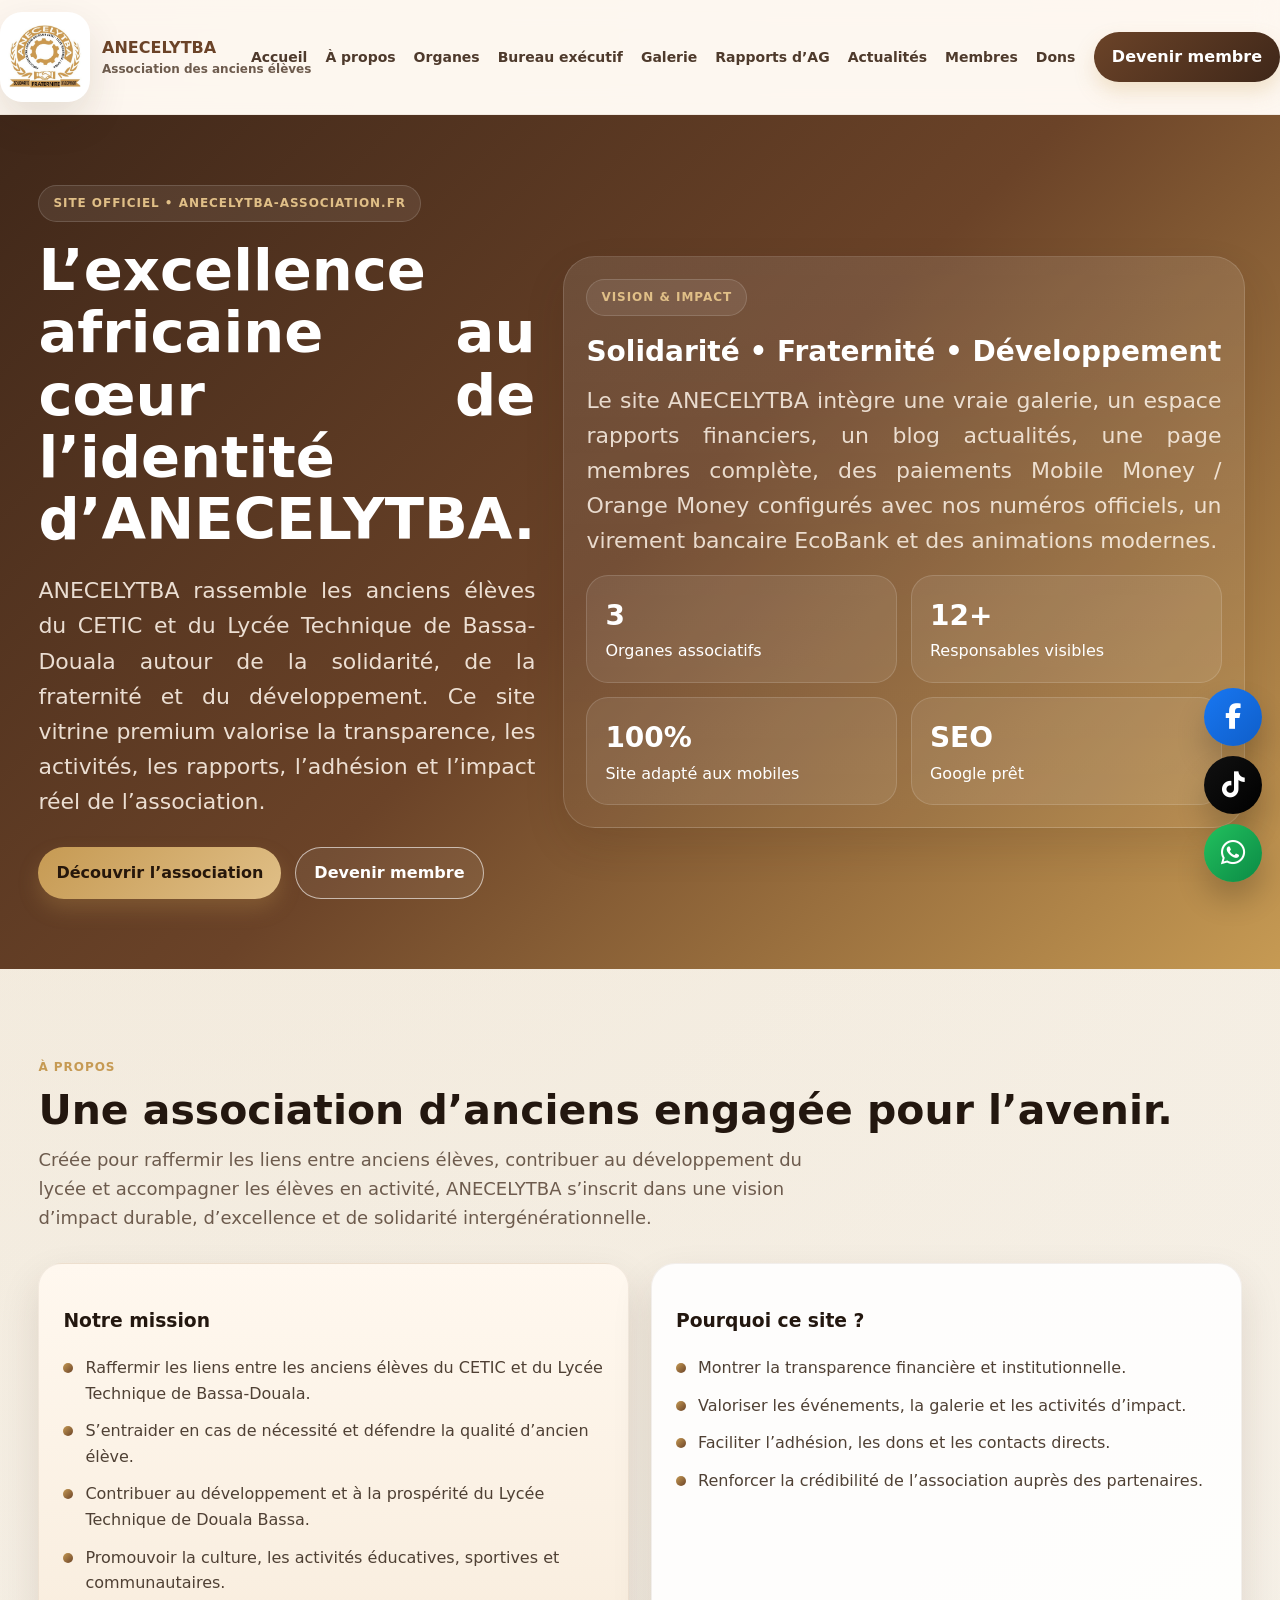
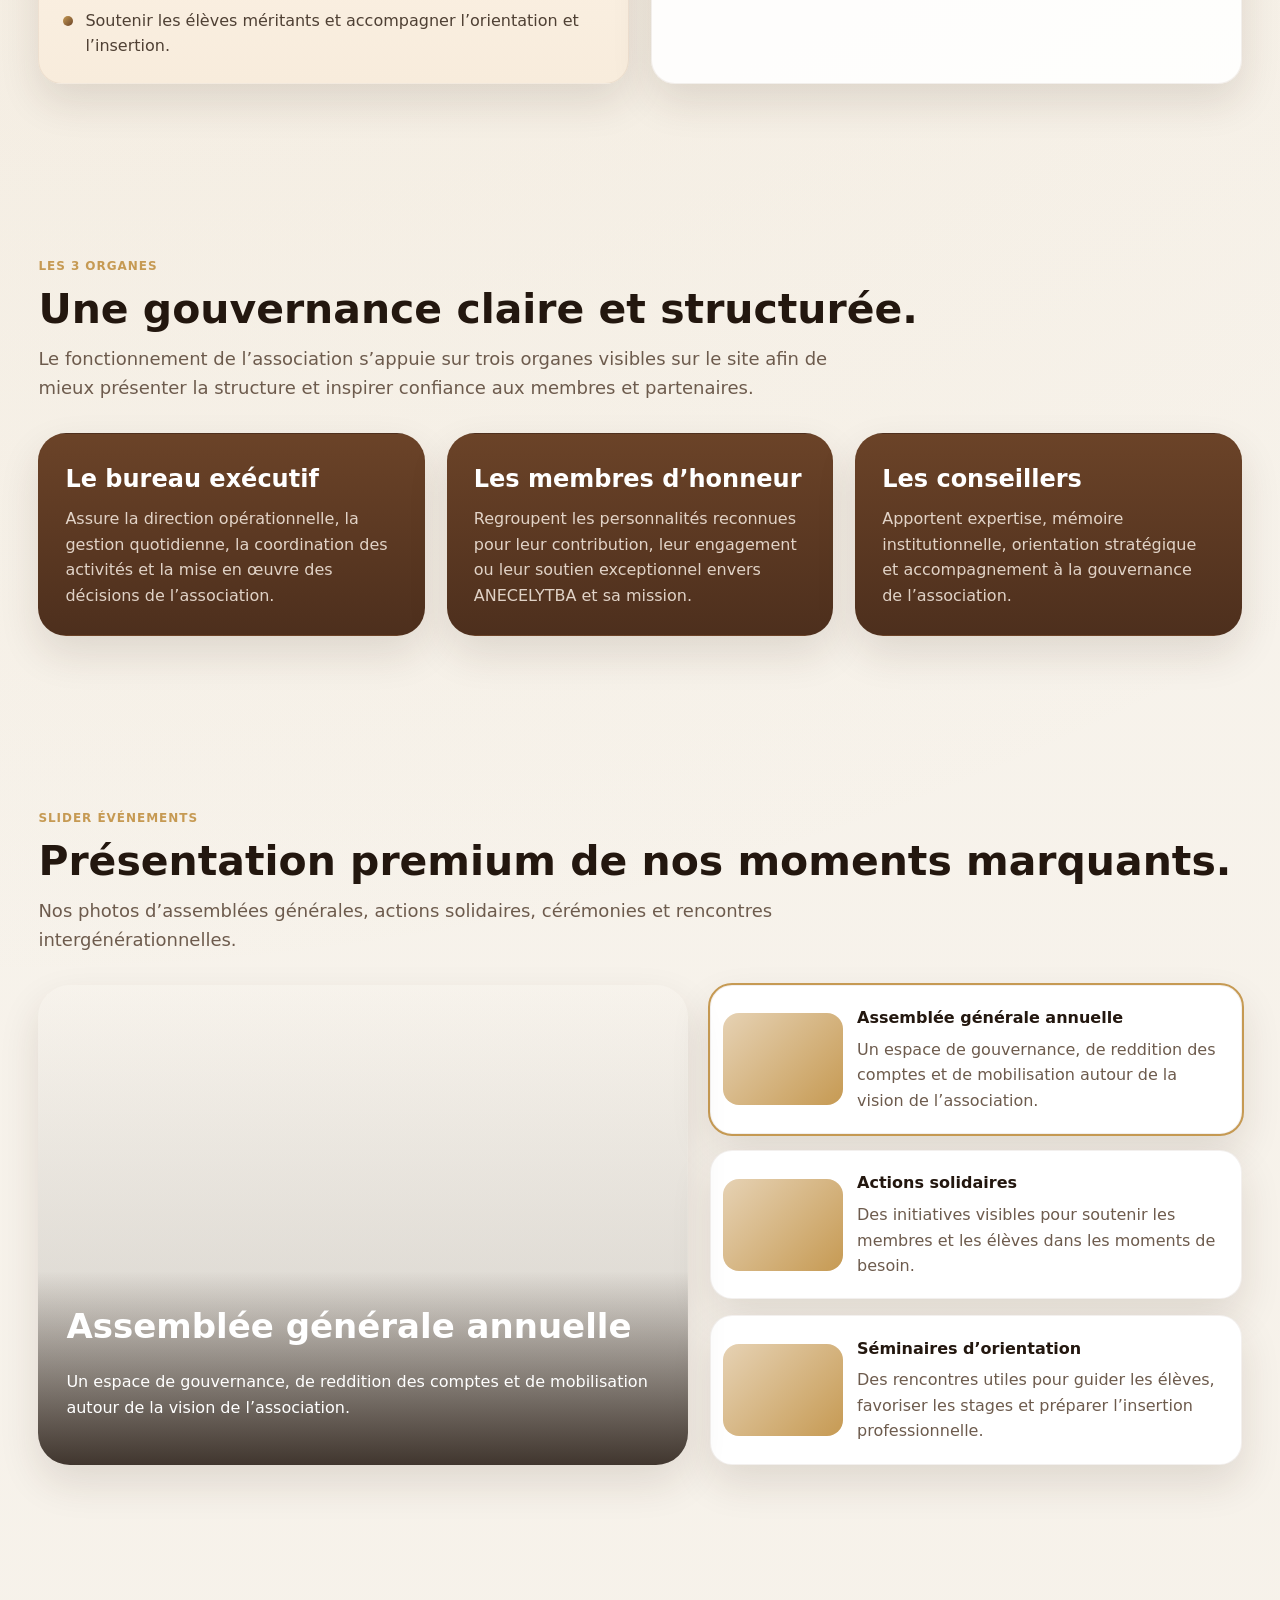
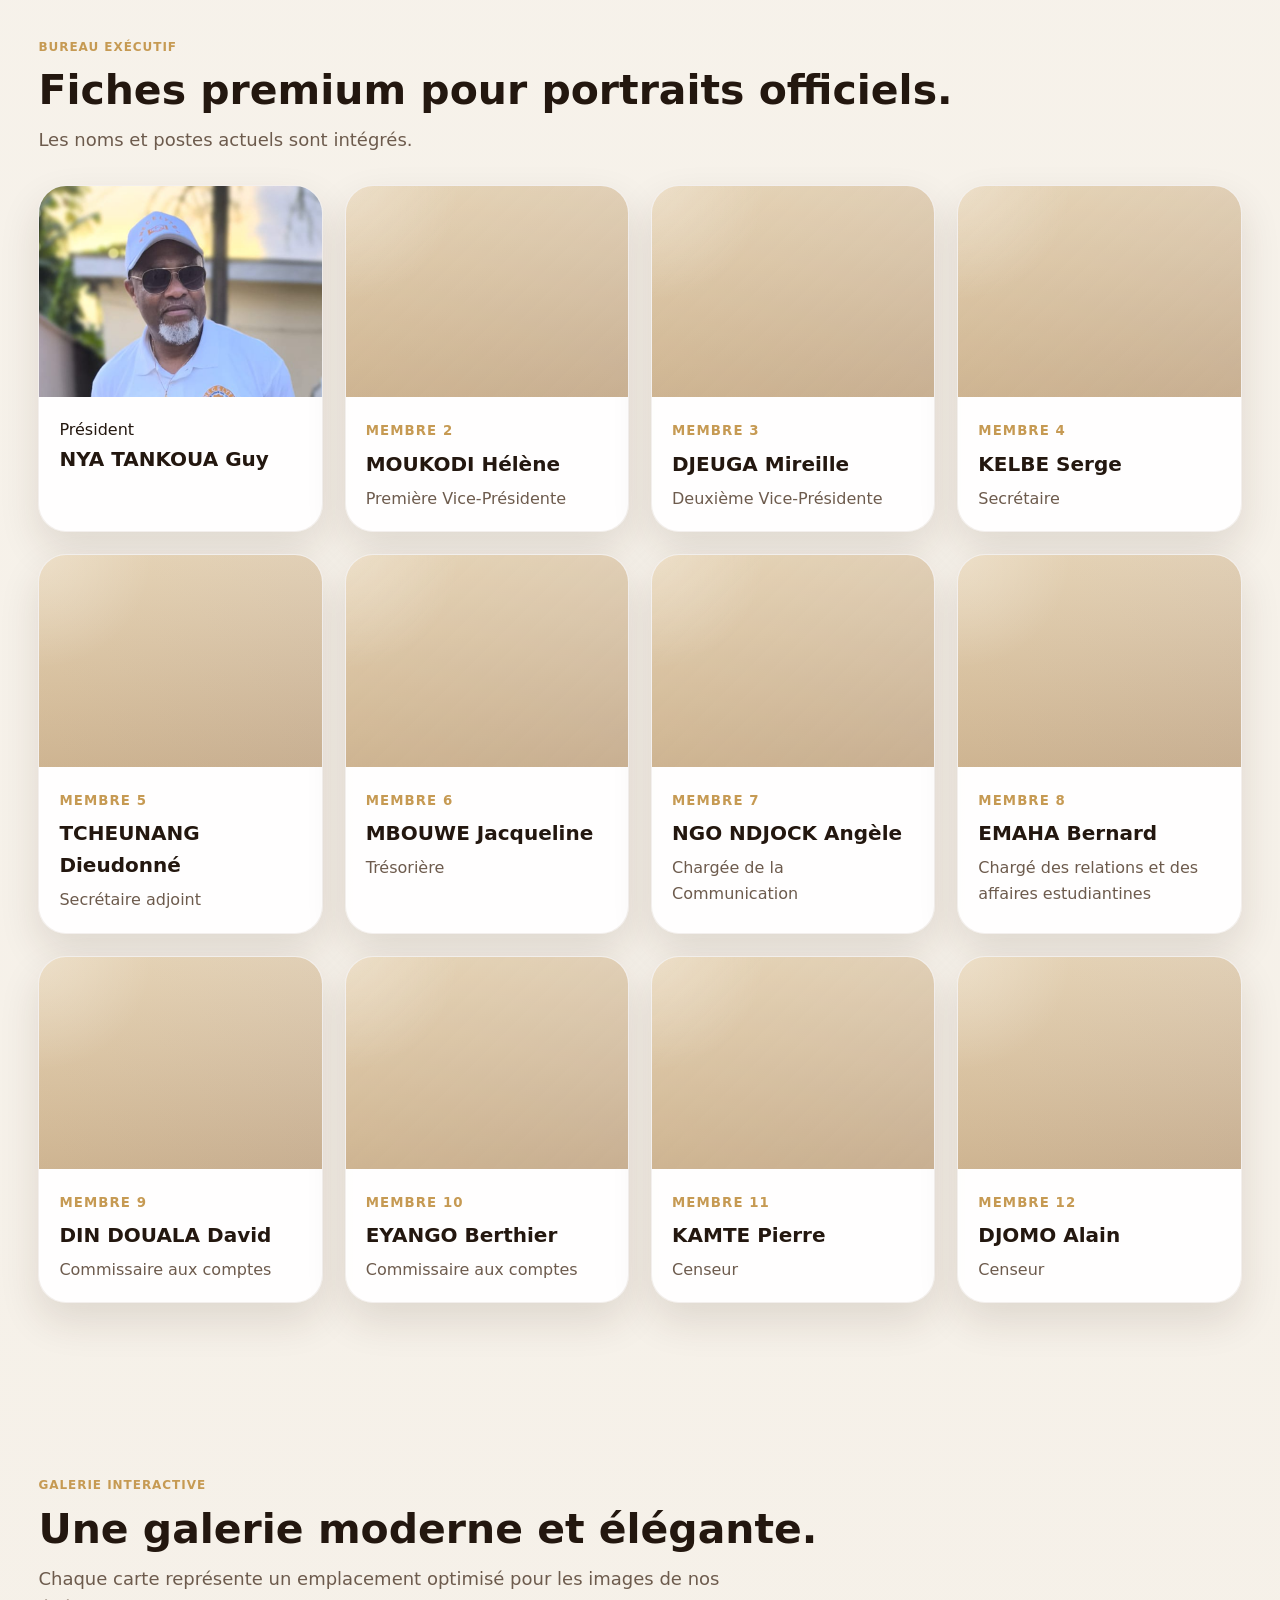
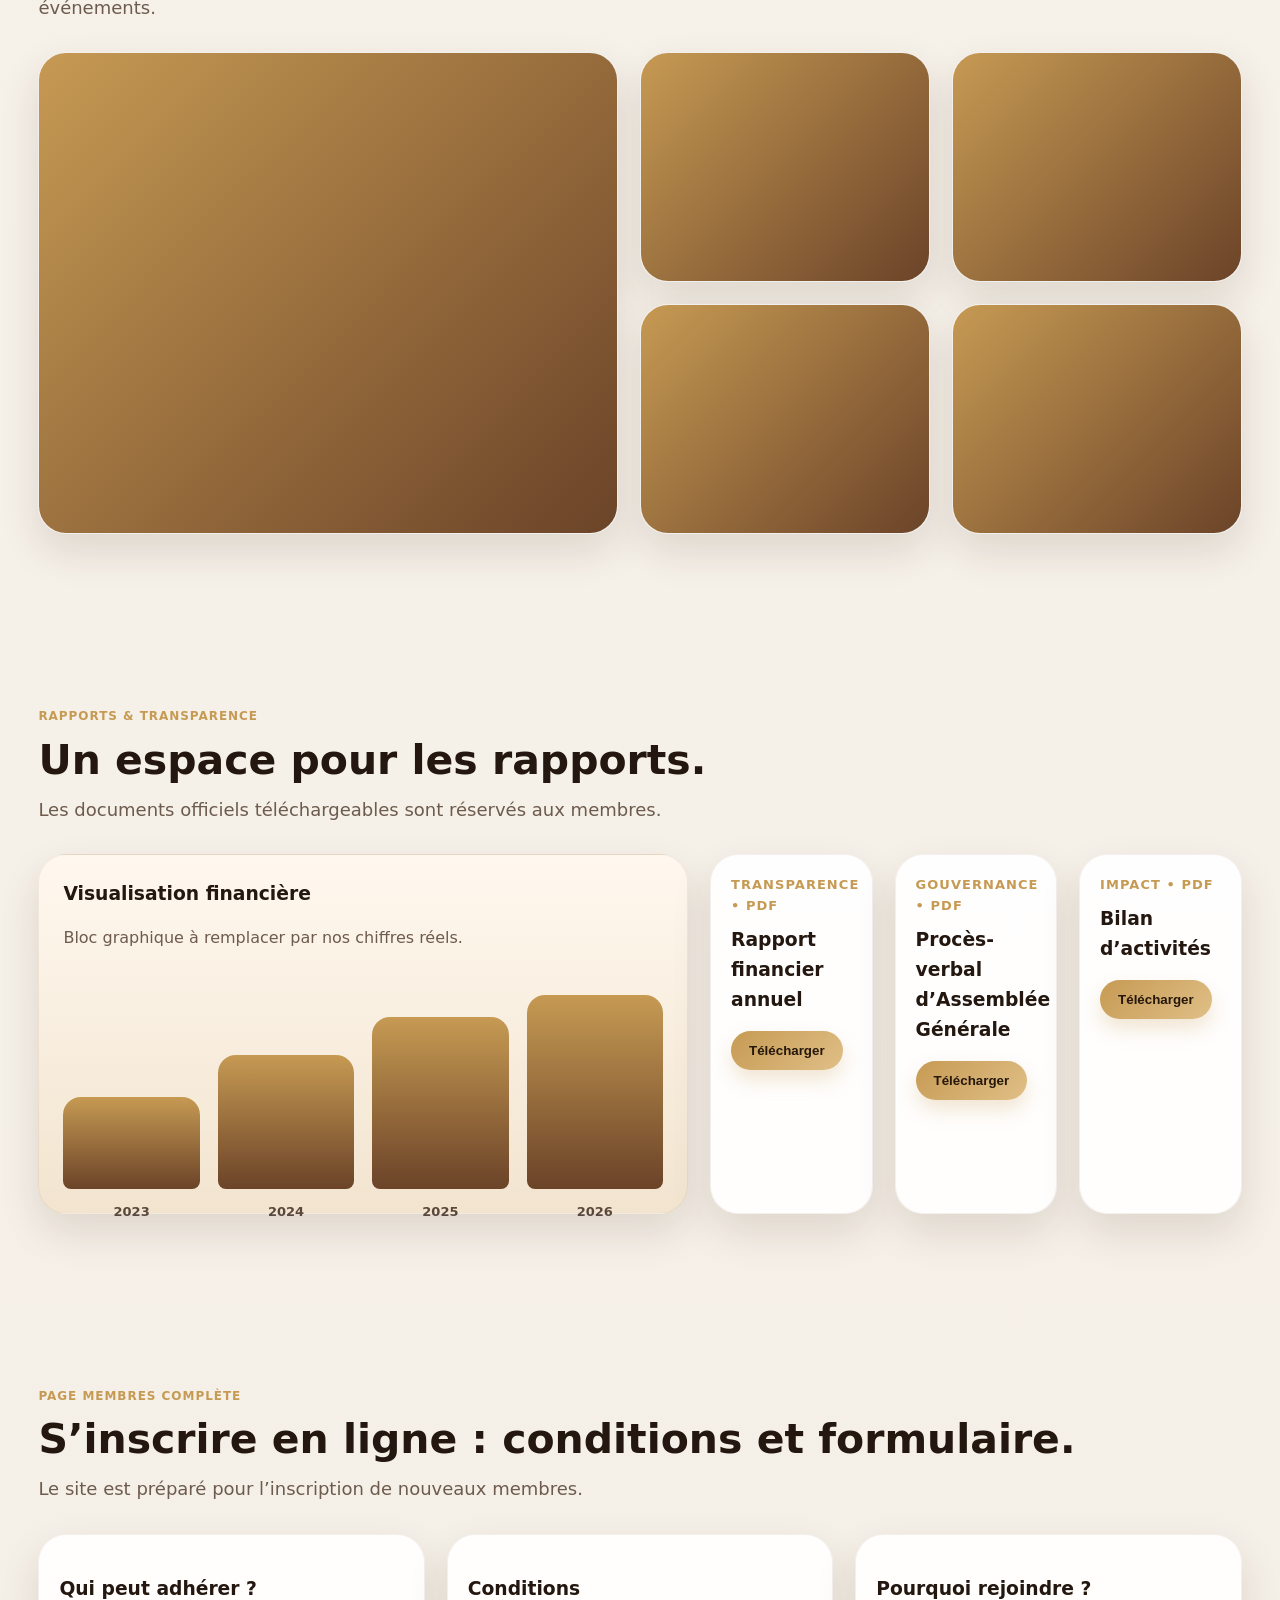
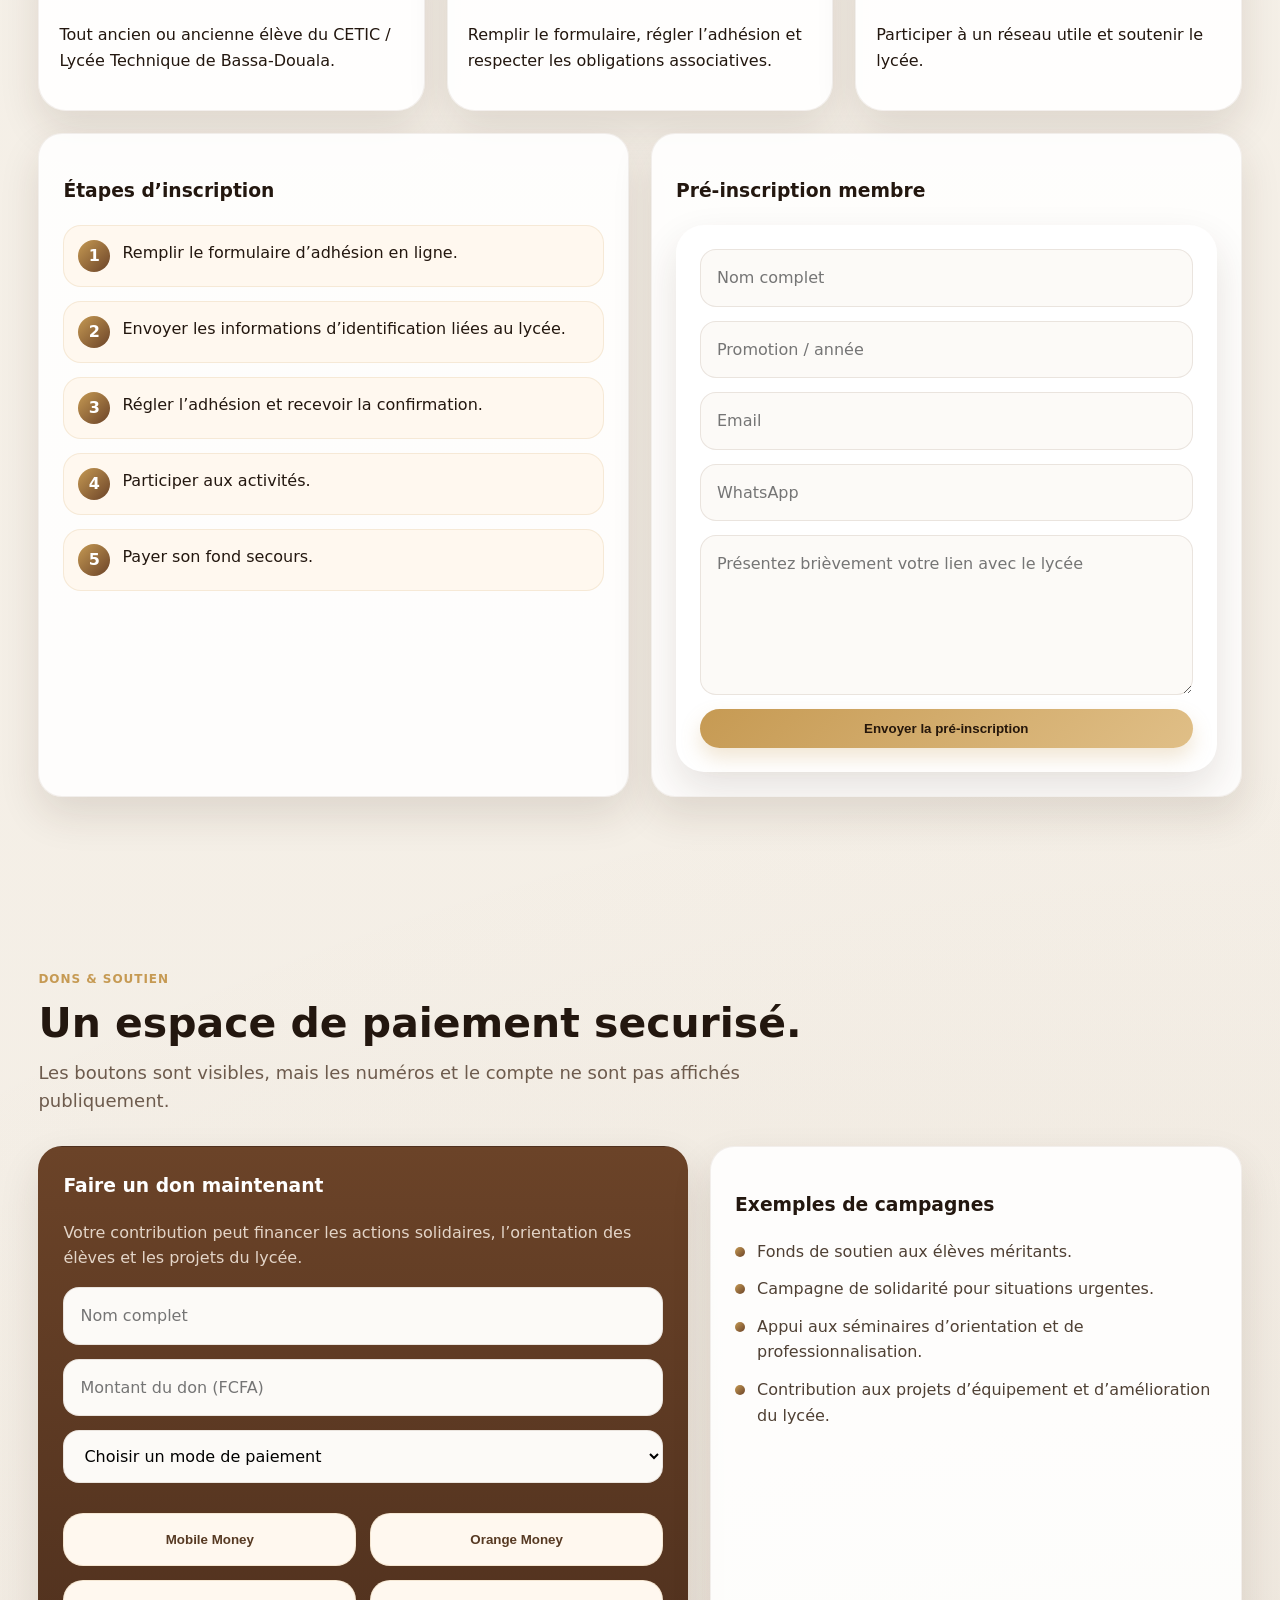
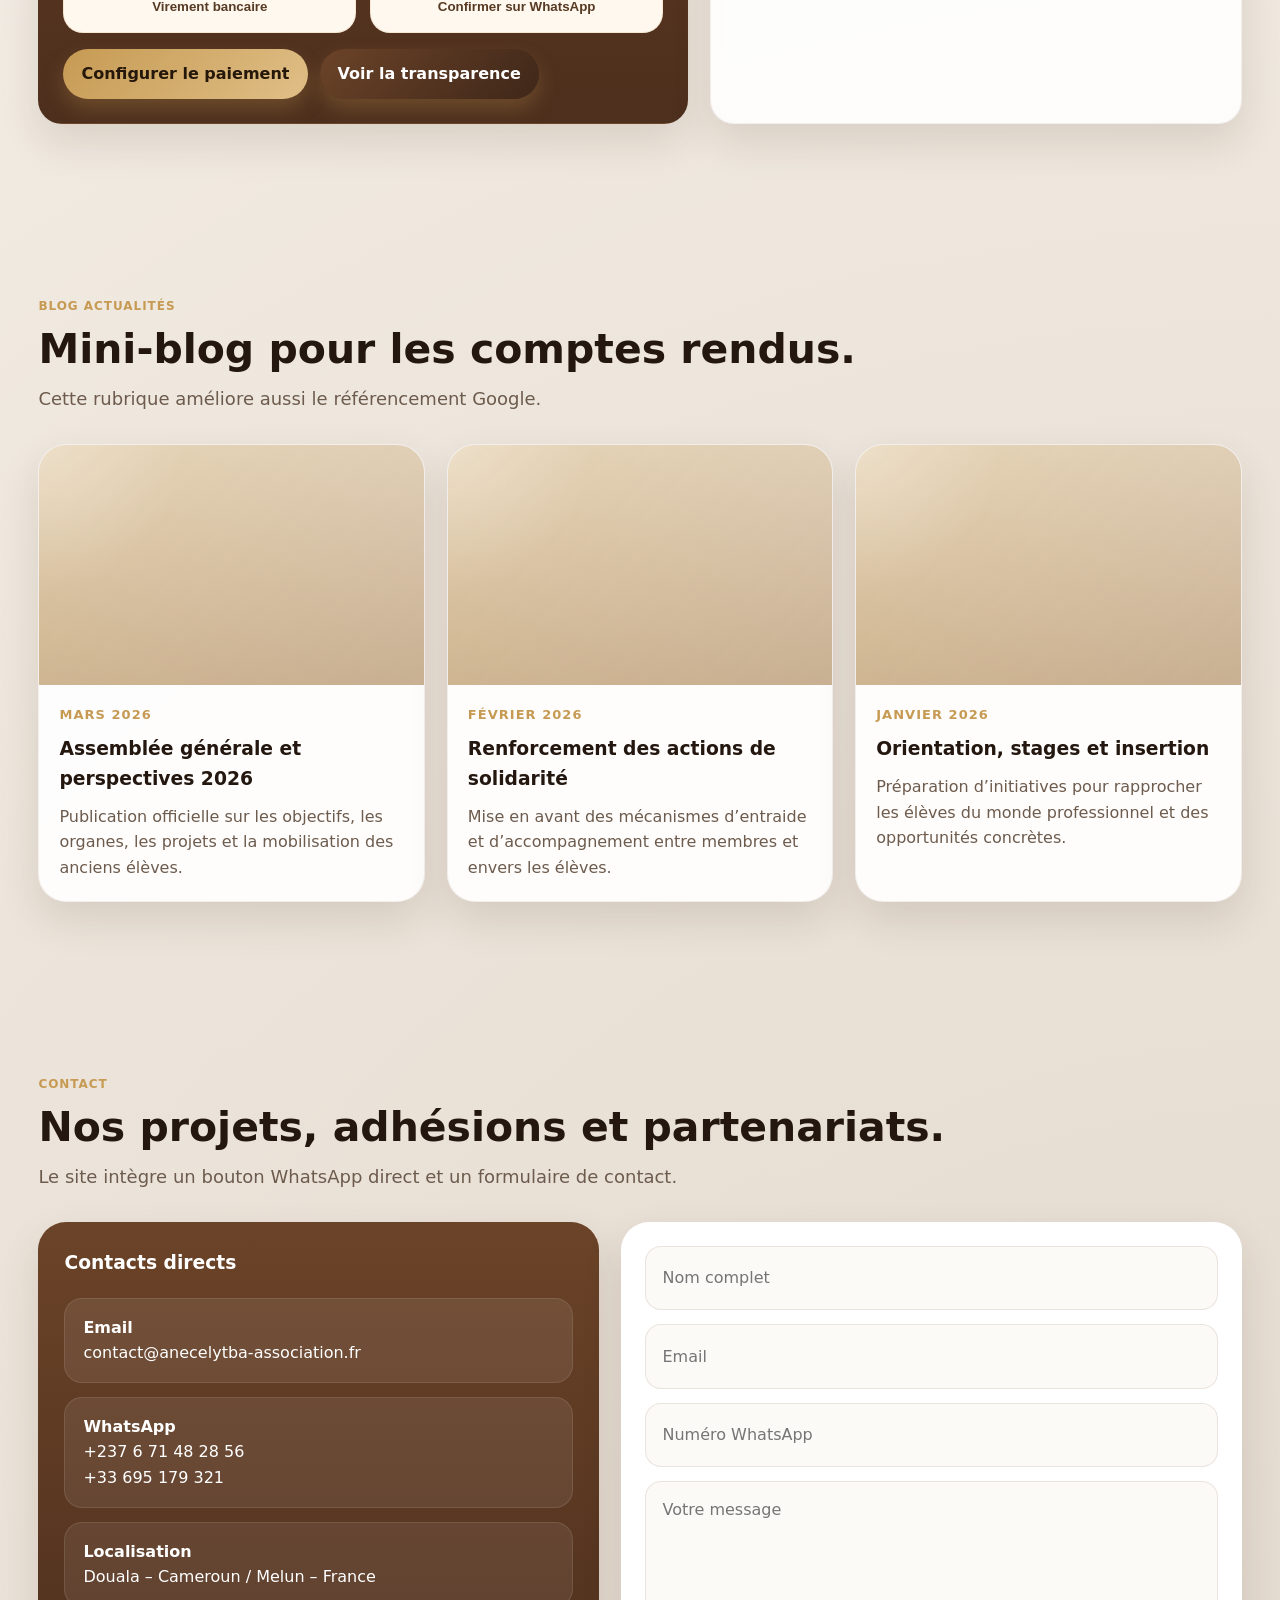
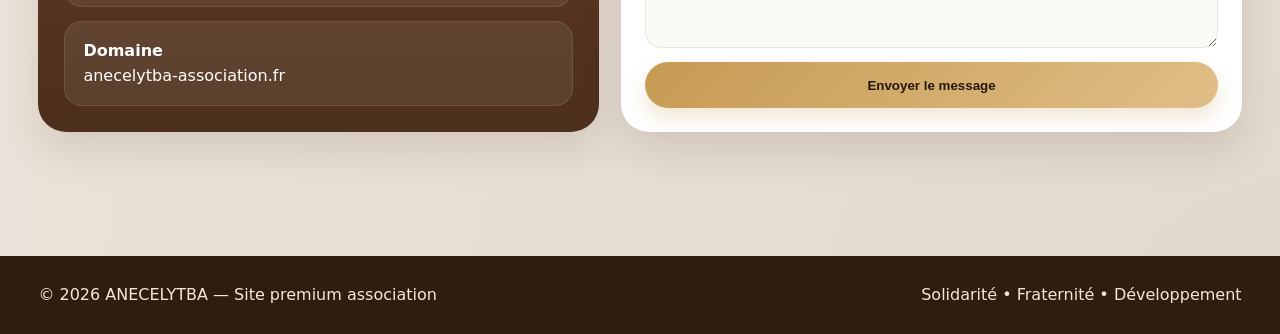
<file: NGO_OKAY/index.html>
<!DOCTYPE html>
<html lang="fr">
<head>

  <!-- Basic Meta -->
  <meta charset="UTF-8" />
  <meta name="viewport" content="width=device-width, initial-scale=1.0" />

  <!-- SEO -->
  <title>ANECELYTBA | Association des Anciens Élèves du CETIC – Lycée Technique de Bassa-Douala</title>
  <!meta name="description" content="Site officiel d’ANECELYTBA" />
  <!meta name="keywords" content="Association des Anciens Élèves du CETIC – Lycée Technique de Bassa-Douala" />
  <meta name="description" content="ANECELYTBA est une association d'anciens élèves engagée dans la solidarité, la fraternité et le développement au Cameroun. Découvrez nos actions, projets et activités." />
  <meta name="keywords" content="ANECELYTBA, anciens élèves, CETIC Bassa, Lycée Technique Douala, association Cameroun, solidarité, développement" />
  <meta name="author" content="ANECELYTBA" />

  <!-- Open Graph (WhatsApp / Facebook preview) -->
  <meta property="og:title" content="ANECELYTBA - Association officielle" />
  <meta property="og:description" content="Solidarité • Fraternité • Développement" />
  <meta property="og:type" content="website" />
  <meta property="og:url" content="https://anecelytba-association.fr" />
  <meta property="og:image" content="https://anecelytba-association.fr/assets/logo.png" />
  
  <!-- Google Analytics -->
  <script async src="https://www.googletagmanager.com/gtag/js?id=G-SLJSXSPZ08"></script>
  <script>
    window.dataLayer = window.dataLayer || [];
    function gtag(){dataLayer.push(arguments);}
    gtag('js', new Date());
    gtag('config', 'G-SLJSXSPZ08');
  </script>

  <!-- Styles -->
  <!link rel="stylesheet" href="style.css" />

  <!/head>
  
  <link rel="icon" href="assets/images/logo.png" />
  <link rel="stylesheet" href="assets/css/style.css" />
  <link rel="stylesheet" href="https://cdnjs.cloudflare.com/ajax/libs/font-awesome/6.5.2/css/all.min.css" crossorigin="anonymous" referrerpolicy="no-referrer" />

  <style>
    .donation-form-block{display:grid;gap:14px;margin-top:16px}
    .donation-form-block .input{
      width:100%;
      padding:15px 16px;
      border-radius:16px;
      border:1px solid rgba(107,67,40,.12);
      font:inherit;
      background:#fcfaf7;
    }
  </style>

</head><body>
<div class="topbar"><div class="container nav">
<a class="brand" href="#accueil"><img src="assets/images/logo.png" alt="Logo ANECELYTBA" /><div>ANECELYTBA<small>Association des anciens élèves</small></div></a>
<nav class="menu"><a href="#accueil">Accueil</a><a href="#apropos">À propos</a><a href="#organes">Organes</a><a href="#bureau">Bureau exécutif</a><a href="#galerie">Galerie</a><a href="#rapports">Rapports d’AG</a><a href="#actualites">Actualités</a><a href="#membres">Membres</a><a href="#dons">Dons</a><a href="#contact">Contact</a></nav>
<div class="nav-actions"><a class="btn btn-dark" href="#membres">Devenir membre</a></div></div></div>

<header class="hero" id="accueil"><div class="container hero-grid"><div class="reveal">
<div class="eyebrow">Site officiel • anecelytba-association.fr</div>
<h1>L’excellence africaine au cœur de l’identité d’ANECELYTBA.</h1>
<p>ANECELYTBA rassemble les anciens élèves du CETIC et du Lycée Technique de Bassa-Douala autour de la solidarité, de la fraternité et du développement. Ce site vitrine premium valorise la transparence, les activités, les rapports, l’adhésion et l’impact réel de l’association.</p>
<div class="cta"><a class="btn" href="#apropos">Découvrir l’association</a><a class="btn-outline" href="#membres">Devenir membre</a></div>
</div><div class="hero-card reveal"><div class="eyebrow">Vision & impact</div><h3 style="margin:14px 0 8px;font-size:28px">Solidarité • Fraternité • Développement</h3><p style="color:rgba(255,245,235,.84);margin:0">Le site ANECELYTBA intègre une vraie galerie, un espace rapports financiers, un blog actualités, une page membres complète, des paiements Mobile Money / Orange Money configurés avec nos numéros officiels, un virement bancaire EcoBank et des animations modernes.</p><div class="hero-stats"><div class="stat"><strong>3</strong>Organes associatifs</div><div class="stat"><strong>12+</strong>Responsables visibles</div><div class="stat"><strong>100%</strong>Site adapté aux mobiles</div><div class="stat"><strong>SEO</strong>Google prêt</div></div></div></div></header>

<section id="apropos"><div class="container"><div class="section-title reveal"><span>À propos</span><h2>Une association d’anciens engagée pour l’avenir.</h2><p>Créée pour raffermir les liens entre anciens élèves, contribuer au développement du lycée et accompagner les élèves en activité, ANECELYTBA s’inscrit dans une vision d’impact durable, d’excellence et de solidarité intergénérationnelle.</p></div><div class="cards grid-2"><div class="card premium reveal"><h3>Notre mission</h3><ul class="mission-list"><li><span class="badge-dot"></span><span>Raffermir les liens entre les anciens élèves du CETIC et du Lycée Technique de Bassa-Douala.</span></li><li><span class="badge-dot"></span><span>S’entraider en cas de nécessité et défendre la qualité d’ancien élève.</span></li><li><span class="badge-dot"></span><span>Contribuer au développement et à la prospérité du Lycée Technique de Douala Bassa.</span></li><li><span class="badge-dot"></span><span>Promouvoir la culture, les activités éducatives, sportives et communautaires.</span></li><li><span class="badge-dot"></span><span>Soutenir les élèves méritants et accompagner l’orientation et l’insertion.</span></li></ul></div><div class="card reveal"><h3>Pourquoi ce site ?</h3><ul class="bullet-list"><li><span class="badge-dot"></span><span>Montrer la transparence financière et institutionnelle.</span></li><li><span class="badge-dot"></span><span>Valoriser les événements, la galerie et les activités d’impact.</span></li><li><span class="badge-dot"></span><span>Faciliter l’adhésion, les dons et les contacts directs.</span></li><li><span class="badge-dot"></span><span>Renforcer la crédibilité de l’association auprès des partenaires.</span></li></ul></div></div></div></section>

<section id="organes"><div class="container"><div class="section-title reveal"><span>Les 3 organes</span><h2>Une gouvernance claire et structurée.</h2><p>Le fonctionnement de l’association s’appuie sur trois organes visibles sur le site afin de mieux présenter la structure et inspirer confiance aux membres et partenaires.</p></div><div class="org-grid"><article class="org-card reveal"><h3>Le bureau exécutif</h3><p>Assure la direction opérationnelle, la gestion quotidienne, la coordination des activités et la mise en œuvre des décisions de l’association.</p></article><article class="org-card reveal"><h3>Les membres d’honneur</h3><p>Regroupent les personnalités reconnues pour leur contribution, leur engagement ou leur soutien exceptionnel envers ANECELYTBA et sa mission.</p></article><article class="org-card reveal"><h3>Les conseillers</h3><p>Apportent expertise, mémoire institutionnelle, orientation stratégique et accompagnement à la gouvernance de l’association.</p></article></div></div></section>

<section id="slider-evenements"><div class="container"><div class="section-title reveal"><span>Slider événements</span><h2>Présentation premium de nos moments marquants.</h2><p>Nos photos d’assemblées générales, actions solidaires, cérémonies et rencontres intergénérationnelles.</p></div><div class="slider-wrap"><div class="slider-main reveal"><div id="sliderImage" class="slider-image" style="background-image:linear-gradient(180deg,rgba(255,255,255,.06),rgba(0,0,0,.15)), url('assets/images/slider-1.jpg')"><div class="slider-caption"><h3 id="sliderTitle">Assemblée générale annuelle</h3><p id="sliderText">Un espace de gouvernance, de dialogue et de reddition des comptes.</p></div></div></div><div class="slider-thumbs reveal" id="thumbs"></div></div></div></section>

<section id="bureau"><div class="container"><div class="section-title reveal"><span>Bureau exécutif</span><h2>Fiches premium pour portraits officiels.</h2><p>Les noms et postes actuels sont intégrés.</p></div><div class="team-grid" id="teamGrid"></div></div></section>

<section id="galerie"><div class="container"><div class="section-title reveal"><span>Galerie interactive</span><h2>Une galerie moderne et élégante.</h2><p>Chaque carte représente un emplacement optimisé pour les images de nos événements.</p></div><div class="gallery-grid" id="galleryGrid"></div></div></section>

<section id="rapports"><div class="container"><div class="section-title reveal"><span>Rapports & transparence</span><h2>Un espace pour les rapports.</h2><p>Les documents officiels téléchargeables sont réservés aux membres.</p></div><div class="finance-box"><div class="finance-visual reveal"><h3 style="margin:0">Visualisation financière</h3><p style="color:var(--muted)">Bloc graphique à remplacer par nos chiffres réels.</p><div class="bars"><div class="bar" style="height:42%"><span>2023</span></div><div class="bar" style="height:61%"><span>2024</span></div><div class="bar" style="height:78%"><span>2025</span></div><div class="bar" style="height:88%"><span>2026</span></div></div></div><div class="cards reports-grid" id="reportsGrid"></div></div></div></section>

<section id="membres"><div class="container"><div class="section-title reveal"><span>Page membres complète</span><h2>S’inscrire en ligne : conditions et formulaire.</h2><p>Le site est préparé pour l’inscription de nouveaux membres.</p></div><div class="members-grid"><article class="member-card reveal"><div class="member-body"><h3>Qui peut adhérer ?</h3><p>Tout ancien ou ancienne élève du CETIC / Lycée Technique de Bassa-Douala.</p></div></article><article class="member-card reveal"><div class="member-body"><h3>Conditions</h3><p>Remplir le formulaire, régler l’adhésion et respecter les obligations associatives.</p></div></article><article class="member-card reveal"><div class="member-body"><h3>Pourquoi rejoindre ?</h3><p>Participer à un réseau utile et soutenir le lycée.</p></div></article></div><div class="cards grid-2" style="margin-top:22px"><div class="card reveal"><h3>Étapes d’inscription</h3><div class="member-steps"><div class="step"><div class="step-num">1</div><div>Remplir le formulaire d’adhésion en ligne.</div></div><div class="step"><div class="step-num">2</div><div>Envoyer les informations d’identification liées au lycée.</div></div><div class="step"><div class="step-num">3</div><div>Régler l’adhésion et recevoir la confirmation.</div></div><div class="step"><div class="step-num">4</div><div>Participer aux activités.</div></div><div class="step"><div class="step-num">5</div><div>Payer son fond secours.</div></div></div></div><div class="card reveal"><h3>Pré-inscription membre</h3><form class="form"><input class="input" placeholder="Nom complet" /><input class="input" placeholder="Promotion / année" /><input class="input" placeholder="Email" /><input class="input" placeholder="WhatsApp" /><textarea placeholder="Présentez brièvement votre lien avec le lycée"></textarea><button class="btn" type="button">Envoyer la pré-inscription</button></form></div></div></div></section>

<section id="dons"><div class="container"><div class="section-title reveal"><span>Dons & soutien</span><h2>Un espace de paiement securisé.</h2><p>Les boutons sont visibles, mais les numéros et le compte ne sont pas affichés publiquement.</p></div><div class="don-panel"><div class="card dark reveal"><h3 style="margin-top:0">Faire un don maintenant</h3><p style="color:rgba(255,245,235,.82)">Votre contribution peut financer les actions solidaires, l’orientation des élèves et les projets du lycée.</p><div class="donation-form-block">
        <input class="input" id="donorName" placeholder="Nom complet" />
        <input class="input" id="donorAmount" type="number" min="500" step="500" placeholder="Montant du don (FCFA)" />
        <select class="input" id="donorMethod">
          <option value="">Choisir un mode de paiement</option>
          <option value="Mobile Money">Mobile Money</option>
          <option value="Orange Money">Orange Money</option>
          <option value="Virement bancaire">Virement bancaire</option>
        </select>
        <div class="pay-grid">
          <button class="pay-option pay-button" type="button" onclick="prepareDonation('Mobile Money')">Mobile Money</button>
          <button class="pay-option pay-button" type="button" onclick="prepareDonation('Orange Money')">Orange Money</button>
          <button class="pay-option pay-button" type="button" onclick="prepareDonation('Virement bancaire')">Virement bancaire</button>
          <button class="pay-option pay-button" type="button" onclick="confirmDonationWhatsApp()">Confirmer sur WhatsApp</button>
        </div>
      </div><div class="report-actions"><a class="btn" href="#contact">Configurer le paiement</a><a class="btn btn-dark" href="#rapports">Voir la transparence</a></div></div><div class="card reveal"><h3>Exemples de campagnes</h3><ul class="bullet-list"><li><span class="badge-dot"></span><span>Fonds de soutien aux élèves méritants.</span></li><li><span class="badge-dot"></span><span>Campagne de solidarité pour situations urgentes.</span></li><li><span class="badge-dot"></span><span>Appui aux séminaires d’orientation et de professionnalisation.</span></li><li><span class="badge-dot"></span><span>Contribution aux projets d’équipement et d’amélioration du lycée.</span></li></ul></div></div></div></section>

<section id="actualites"><div class="container"><div class="section-title reveal"><span>Blog actualités</span><h2>Mini-blog pour les comptes rendus.</h2><p>Cette rubrique améliore aussi le référencement Google.</p></div><div class="news-grid" id="newsGrid"></div></div></section>

<section id="contact"><div class="container"><div class="section-title reveal"><span>Contact</span><h2>Nos projets, adhésions et partenariats.</h2><p>Le site intègre un bouton WhatsApp direct et un formulaire de contact.</p></div><div class="contact-grid"><div class="contact-card reveal"><h3 style="margin-top:0">Contacts directs</h3><div class="contact-list"><div class="contact-item"><strong>Email</strong><br>contact@anecelytba-association.fr</div><div class="contact-item"><strong>WhatsApp</strong><br><a href="https://wa.me/237671482856" target="_blank">+237 6 71 48 28 56</a><br><a href="https://wa.me/33695179321" target="_blank">+33 695 179 321</a></div><div class="contact-item"><strong>Localisation</strong><br>Douala – Cameroun / Melun – France</div><div class="contact-item"><strong>Domaine</strong><br>anecelytba-association.fr</div></div></div><form class="form reveal"><input class="input" placeholder="Nom complet" /><input class="input" placeholder="Email" /><input class="input" placeholder="Numéro WhatsApp" /><textarea placeholder="Votre message"></textarea><button class="btn" type="button">Envoyer le message</button></form></div></div></section>

<footer><div class="container footer-grid"><div>© 2026 ANECELYTBA — Site premium association</div><div>Solidarité • Fraternité • Développement</div></div></footer>
<a class="social-float facebook-float" href="https://facebook.com/anecelytba" target="_blank" aria-label="Facebook">
  <i class="fa-brands fa-facebook-f"></i>
</a>
<a class="social-float tiktok-float" href="https://tiktok.com/@anecelytba" target="_blank" aria-label="TikTok">
  <i class="fa-brands fa-tiktok"></i>
</a>
<a class="wa-float" href="https://wa.me/237671482856" target="_blank" aria-label="WhatsApp">
  <i class="fa-brands fa-whatsapp"></i>
</a>
<script src="assets/js/app.js"></script>
<script>
let selectedDonationMethod = "";

function getDonationData(preferredMethod = "") {
  const name = (document.getElementById("donorName")?.value || "").trim();
  const amount = (document.getElementById("donorAmount")?.value || "").trim();
  const methodField = document.getElementById("donorMethod");
  const method = preferredMethod || methodField?.value || selectedDonationMethod;
  return { name, amount, method };
}

function recordDonationLocally(data) {
  const key = "anecelytba_donations";
  const current = JSON.parse(localStorage.getItem(key) || "[]");
  current.push({
    ...data,
    created_at: new Date().toISOString(),
    status: "initiated"
  });
  localStorage.setItem(key, JSON.stringify(current));
}

function prepareDonation(method) {
  selectedDonationMethod = method;
  const methodField = document.getElementById("donorMethod");
  if (methodField) methodField.value = method;

  const { name, amount } = getDonationData(method);

  if (!amount) {
    alert("Veuillez d’abord saisir le montant du don.");
    return;
  }

  recordDonationLocally({ name: name || "Donateur", amount, method });

  if (method === "Mobile Money") {
    alert(
      "Paiement Mobile Money ANECELYTBA\n\n" +
      "Montant : " + amount + " FCFA\n" +
      "Nom : " + (name || "Donateur") + "\n\n" +
      "Effectuez le paiement vers le numéro Mobile Money configuré, puis cliquez sur « Confirmer sur WhatsApp »."
    );
    return;
  }

  if (method === "Orange Money") {
    alert(
      "Paiement Orange Money ANECELYTBA\n\n" +
      "Montant : " + amount + " FCFA\n" +
      "Nom : " + (name || "Donateur") + "\n\n" +
      "Effectuez le paiement vers le numéro Orange Money configuré, puis cliquez sur « Confirmer sur WhatsApp »."
    );
    return;
  }

  if (method === "Virement bancaire") {
    const accountNumber = "30245036361";
    if (navigator.clipboard) {
      navigator.clipboard.writeText(accountNumber)
        .then(() => alert("Compte EcoBank ANECELYTBA copié. Montant : " + amount + " FCFA"))
        .catch(() => alert("Compte EcoBank ANECELYTBA : " + accountNumber));
    } else {
      alert("Compte EcoBank ANECELYTBA : " + accountNumber);
    }
  }
}

function confirmDonationWhatsApp() {
  const { name, amount, method } = getDonationData();

  if (!amount || !method) {
    alert("Veuillez renseigner le montant et choisir un mode de paiement.");
    return;
  }

  const message =
    "Bonjour ANECELYTBA, je souhaite confirmer un don.\n\n" +
    "Nom : " + (name || "Donateur") + "\n" +
    "Montant : " + amount + " FCFA\n" +
    "Mode : " + method;

  let whatsappNumber = "237671482856";
  if (method === "Mobile Money") whatsappNumber = "237675733794";
  if (method === "Orange Money") whatsappNumber = "237691162806";

  window.open(
    "https://wa.me/" + whatsappNumber + "?text=" + encodeURIComponent(message),
    "_blank"
  );
}
</script>
</body></html>
</file>
<file: NGO_OKAY/assets/css/style.css>
:root{
  --bg:#f7f1e7;
  --paper:#fbf7f0;
  --white:#ffffff;
  --ink:#23170f;
  --muted:#6d5b4d;
  --gold:#c69a53;
  --gold-2:#e0bf87;
  --brown:#6b4328;
  --brown-2:#3f2719;
  --green:#1f7a53;
  --shadow:0 18px 40px rgba(54,31,15,.12);
  --radius:24px;
}

*{box-sizing:border-box}
html{scroll-behavior:smooth}

body{
  margin:0;
  font-family:Inter,ui-sans-serif,system-ui,-apple-system,Segoe UI,Roboto,Arial,sans-serif;
  color:var(--ink);
  background:
    radial-gradient(circle at top left,rgba(198,154,83,.15),transparent 26%),
    radial-gradient(circle at bottom right,rgba(107,67,40,.12),transparent 28%),
    linear-gradient(180deg,#f8f4ed 0%,#f3ede4 100%);
  line-height:1.6;
  text-rendering:optimizeLegibility;
}

img{max-width:100%;display:block}
a{text-decoration:none;color:inherit}

.container{
  width:min(1280px,94%);
  margin:0 auto;
}

.topbar{
  position:sticky;
  top:0;
  z-index:50;
  backdrop-filter:blur(12px);
  background:rgba(255,250,244,.84);
  border-bottom:1px solid rgba(107,67,40,.08);
}

.nav{
  display:flex;
  align-items:center;
  justify-content:space-between;
  padding:12px 0;
  width:100%;
  gap:24px;
}

.brand{
  display:flex;
  align-items:center;
  gap:12px;
  font-weight:800;
  color:var(--brown);
  flex:0 0 auto;
}

.brand img{
  width:90px;
  height:90px;
  object-fit:contain;
  background:#fff;
  border-radius:22px;
  padding:8px;
  box-shadow:var(--shadow);
}

.brand div{
  display:flex;
  flex-direction:column;
  justify-content:center;
}

.brand small{
  display:block;
  color:var(--muted);
  font-weight:600;
  font-size:12px;
}

.menu{
  display:flex;
  gap:18px;
  align-items:center;
  justify-content:center;
  flex:1 1 auto;
  min-width:0;
  flex-wrap:nowrap;
}

.menu a{
  font-weight:700;
  font-size:14px;
  color:#4e3a2c;
  white-space:nowrap;
}

.menu a:hover{color:var(--gold)}

.nav-actions{
  display:flex;
  gap:10px;
  align-items:center;
  flex:0 0 auto;
  margin-left:auto;
}

.btn,.btn-outline{
  display:inline-flex;
  align-items:center;
  justify-content:center;
  gap:8px;
  padding:12px 18px;
  border-radius:999px;
  font-weight:800;
  border:none;
  cursor:pointer;
  transition:.25s ease;
}

.btn{
  background:linear-gradient(135deg,var(--gold),var(--gold-2));
  color:#26170b;
  box-shadow:0 10px 20px rgba(198,154,83,.25);
}

.btn:hover{transform:translateY(-2px)}

.btn-outline{
  border:1.5px solid rgba(255,255,255,.6);
  color:#fff;
  background:rgba(255,255,255,.06);
}

.btn-dark{
  background:linear-gradient(135deg,var(--brown),var(--brown-2));
  color:#fff;
}

.hero{
  position:relative;
  overflow:hidden;
  background:
  linear-gradient(135deg,#3f2719,#6b4328,#c69a53);
  min-height:92vh;
  display:flex;
  align-items:center;
}

.hero::before{
  content:'';
  position:absolute;
  inset:0;
  background:url('../images/pattern.png') center/cover repeat;
  opacity:.11;
  mix-blend-mode:screen;
  pointer-events:none;
}

.hero-grid{
  position:relative;
  z-index:1;
  display:grid;
  grid-template-columns:1.1fr .9fr;
  gap:28px;
  align-items:center;
  padding:70px 0;
}

.eyebrow{
  display:inline-flex;
  align-items:center;
  gap:8px;
  padding:8px 14px;
  border-radius:999px;
  background:rgba(255,255,255,.08);
  border:1px solid rgba(255,255,255,.14);
  color:var(--gold-2);
  font-weight:800;
  font-size:12px;
  letter-spacing:.08em;
  text-transform:uppercase;
}

.hero h1{
  font-size:clamp(34px,4.5vw,66px);
  line-height:1.08;
  margin:18px 0 16px;
  color:#fff;
  max-width:760px;
  text-align:justify;
  text-justify:inter-word;
}

.hero p{
  font-size:clamp(16px,2vw,22px);
  max-width:700px;
  color:rgba(255,245,235,.88);
  text-align:justify;
  text-justify:inter-word;
}

.hero-card p{
  text-align:justify;
  text-justify:inter-word;
}

.hero .cta{
  display:flex;
  gap:14px;
  flex-wrap:wrap;
  margin-top:28px;
}

.hero-card{
  background:linear-gradient(180deg,rgba(255,255,255,.10),rgba(255,255,255,.04));
  border:1px solid rgba(255,255,255,.14);
  border-radius:32px;
  padding:22px;
  box-shadow:var(--shadow);
  color:#fff;
}

.hero-card h3{
  white-space:nowrap;
}

.hero-stats{
  display:grid;
  grid-template-columns:repeat(2,1fr);
  gap:14px;
  margin-top:16px;
}

.stat{
  padding:18px;
  border-radius:22px;
  background:rgba(255,255,255,.08);
  border:1px solid rgba(255,255,255,.14);
}

.stat strong{
  display:block;
  font-size:28px;
  color:#fff;
}

section{padding:84px 0}

.section-title{
  max-width:800px;
  margin-bottom:30px;
}

.section-title span{
  display:inline-block;
  font-size:12px;
  font-weight:800;
  letter-spacing:.08em;
  text-transform:uppercase;
  color:var(--gold);
  margin-bottom:10px;
}

.section-title h2{
  font-size:clamp(28px,3.2vw,46px);
  line-height:1.15;
  margin:0 0 12px;
  white-space:nowrap;
}

.section-title p{
  margin:0;
  color:var(--muted);
  font-size:18px;
}

.cards{display:grid;gap:22px}
.grid-2{grid-template-columns:repeat(2,1fr)}

.card{
  background:rgba(255,255,255,.88);
  border:1px solid rgba(107,67,40,.08);
  border-radius:var(--radius);
  box-shadow:var(--shadow);
  padding:24px;
  position:relative;
  overflow:hidden;
}

.card.dark{
  background:linear-gradient(180deg,#6b4328,#4d2f1d);
  color:#fff;
}

.card.premium{
  background:linear-gradient(180deg,#fff8ef,#f8ecdc);
}

.mission-list,.bullet-list{
  display:grid;
  gap:12px;
  padding:0;
  margin:0;
  list-style:none;
}

.mission-list li,.bullet-list li{
  display:flex;
  gap:12px;
  align-items:flex-start;
  color:#4f4034;
}

.badge-dot{
  width:10px;
  height:10px;
  border-radius:50%;
  background:linear-gradient(135deg,var(--gold),var(--brown));
  margin-top:8px;
  flex:none;
}

.org-grid,.team-grid,.news-grid,.reports-grid,.members-grid,.gallery-grid{
  display:grid;
  gap:22px;
}

.org-grid{grid-template-columns:repeat(3,1fr)}
.team-grid{grid-template-columns:repeat(4,1fr)}
.news-grid{grid-template-columns:repeat(3,1fr)}
.reports-grid{grid-template-columns:repeat(3,1fr)}
.members-grid{grid-template-columns:repeat(3,1fr)}
.gallery-grid{grid-template-columns:2fr 1fr 1fr;grid-auto-rows:230px}

.org-card,.team-card,.news-card,.report-card,.member-card,.gallery-card{
  background:rgba(255,255,255,.92);
  border:1px solid rgba(107,67,40,.08);
  border-radius:28px;
  box-shadow:var(--shadow);
  overflow:hidden;
}

.org-card{
  padding:26px;
  background:linear-gradient(180deg,#6b4328,#4d2f1d);
  color:#fff;
}

.org-card h3{
  margin:0 0 8px;
  font-size:24px;
}

.org-card p{
  margin:0;
  color:rgba(255,245,235,.82);
}

.team-photo,.gallery-photo,.slider-image{
  position:relative;
  overflow:hidden;
  background:
    linear-gradient(135deg,rgba(198,154,83,.22),rgba(107,67,40,.14)),
    radial-gradient(circle at top left,rgba(255,255,255,.55),transparent 32%),
    linear-gradient(180deg,#efe3cf,#d7c1a3);
}

.gallery-photo{
  background:
    linear-gradient(135deg,#c69a53,#6b4328);
}

.team-photo{aspect-ratio:4/3}

.team-photo::after,.gallery-photo::after,.slider-image::after{
  position:absolute;
  left:16px;
  top:16px;
  padding:8px 12px;
  border-radius:999px;
  background:rgba(255,255,255,.92);
  font-size:12px;
  font-weight:800;
  color:var(--brown);
}

.team-body,.news-body,.report-body,.member-body{padding:20px}

.team-body small{
  display:inline-block;
  color:var(--gold);
  font-weight:800;
  text-transform:uppercase;
  letter-spacing:.08em;
  margin-bottom:6px;
}

.team-body h3{
  margin:0;
  font-size:20px;
}

.team-body p{
  margin:6px 0 0;
  color:var(--muted);
}

.slider-wrap{
  display:grid;
  grid-template-columns:1.1fr .9fr;
  gap:22px;
  align-items:stretch;
}

.slider-main{
  position:relative;
  border-radius:32px;
  overflow:hidden;
  min-height:480px;
  box-shadow:var(--shadow);
}

.slider-image{
  height:100%;
  background-size:cover;
  background-position:center;
  display:flex;
  align-items:end;
}

/* keep slider description on one line */
#slider-evenements p{
  white-space: nowrmal;
}

.slider-caption{
  width:100%;
  padding:28px;
  color:#fff;
  background:linear-gradient(180deg,transparent,rgba(28,16,8,.80));
}

.slider-caption h3{
  font-size:34px;
  margin:0 0 8px;
}

.slider-thumbs{display:grid;gap:16px}

.thumb{
  display:grid;
  grid-template-columns:120px 1fr;
  gap:14px;
  align-items:center;
  padding:12px;
  background:#fff;
  border-radius:22px;
  box-shadow:var(--shadow);
  cursor:pointer;
  border:1px solid rgba(107,67,40,.08);
}

.thumb.active{outline:2px solid var(--gold)}

.thumb .mini{
  height:92px;
  border-radius:16px;
  background:linear-gradient(135deg,#e6d2b4,#c69a53);
}

.gallery-card.big{grid-row:span 2}
.gallery-photo{height:100%;min-height:230px}
.gallery-card .content{padding:16px}

.news-card,.report-card,.member-card{
  transition:transform .25s ease,box-shadow .25s ease;
}

.news-card:hover,.report-card:hover,.member-card:hover,.team-card:hover,.gallery-card:hover{
  transform:translateY(-5px);
  box-shadow:0 22px 50px rgba(54,31,15,.16);
}

.news-meta,.report-meta{
  font-size:13px;
  font-weight:800;
  color:var(--gold);
  text-transform:uppercase;
  letter-spacing:.08em;
}

.finance-box{
  display:grid;
  grid-template-columns:1.1fr .9fr;
  gap:22px;
}

.finance-visual{
  padding:24px;
  border-radius:28px;
  background:linear-gradient(180deg,#fff8ef,#f2e4cf);
  border:1px solid rgba(107,67,40,.08);
  box-shadow:var(--shadow);
}

.bars{
  display:flex;
  align-items:end;
  gap:18px;
  height:220px;
  margin-top:18px;
}

.bar{
  flex:1;
  border-radius:18px 18px 8px 8px;
  background:linear-gradient(180deg,var(--gold),var(--brown));
  position:relative;
}

.bar span{
  position:absolute;
  bottom:-34px;
  left:50%;
  transform:translateX(-50%);
  font-weight:800;
  color:#5a483c;
  font-size:13px;
}

.report-actions{
  display:flex;
  gap:12px;
  flex-wrap:wrap;
  margin-top:16px;
}

.member-steps{
  display:grid;
  gap:14px;
  margin-top:14px;
}

.step{
  display:flex;
  gap:12px;
  align-items:flex-start;
  padding:14px;
  border-radius:18px;
  background:#fff8ef;
  border:1px solid rgba(198,154,83,.16);
}

.step-num{
  width:32px;
  height:32px;
  border-radius:50%;
  background:linear-gradient(135deg,var(--gold),var(--brown));
  color:#fff;
  display:grid;
  place-items:center;
  font-weight:800;
  flex:none;
}

.don-panel{
  display:grid;
  grid-template-columns:1.1fr .9fr;
  gap:22px;
}

.pay-grid{
  display:grid;
  grid-template-columns:repeat(2,1fr);
  gap:14px;
  margin-top:16px;
}

.pay-option{
  padding:18px;
  border-radius:20px;
  background:#fff8ef;
  border:1px solid rgba(198,154,83,.18);
  font-weight:800;
  color:#573a23;
  text-align:center;
}

.pay-button{cursor:pointer}

.contact-grid{
  display:grid;
  grid-template-columns:.95fr 1.05fr;
  gap:22px;
}

.contact-card{
  padding:26px;
  border-radius:28px;
  background:linear-gradient(180deg,#6b4328,#4d2f1d);
  color:#fff;
  box-shadow:var(--shadow);
}

.contact-list{
  display:grid;
  gap:14px;
  margin-top:20px;
}

.contact-item{
  padding:16px 18px;
  border-radius:18px;
  background:rgba(255,255,255,.08);
  border:1px solid rgba(255,255,255,.1);
}

.form{
  display:grid;
  gap:14px;
  background:#fff;
  padding:24px;
  border-radius:28px;
  box-shadow:var(--shadow);
}

.input,textarea{
  width:100%;
  padding:15px 16px;
  border-radius:16px;
  border:1px solid rgba(107,67,40,.12);
  font:inherit;
  background:#fcfaf7;
}

textarea{
  min-height:160px;
  resize:vertical;
}

.wa-float{
  position:fixed;
  right:18px;
  bottom:18px;
  z-index:55;
  width:58px;
  height:58px;
  border-radius:50%;
  display:grid;
  place-items:center;
  background:linear-gradient(135deg,#22c15e,#0b8a45);
  color:#fff;
  font-size:28px;
  box-shadow:0 18px 30px rgba(0,0,0,.2);
  transition:transform .25s ease, box-shadow .25s ease, background .25s ease;
}

.wa-float:hover{
  transform:translateY(-4px) scale(1.04);
  box-shadow:0 24px 36px rgba(0,0,0,.24);
  background:linear-gradient(135deg,var(--gold),var(--brown));
}

footer{
  padding:26px 0;
  background:#2f1d12;
  color:#f5e8d8;
  margin-top:40px;
}

.footer-grid{
  display:flex;
  justify-content:space-between;
  gap:16px;
  align-items:center;
  flex-wrap:wrap;
}

.reveal{
  opacity:0;
  transform:translateY(26px);
  transition:all .7s ease;
}

.reveal.show{
  opacity:1;
  transform:none;
}

@media (max-width:1100px){
  .hero-grid,.slider-wrap,.finance-box,.don-panel,.contact-grid,.grid-2,
  .org-grid,.team-grid,.news-grid,.reports-grid,.members-grid,.gallery-grid{
    grid-template-columns:1fr 1fr;
  }

  .gallery-card.big{grid-row:auto}
@media (max-width:1100px){
  .menu{
    display:flex;
    flex-wrap:wrap;
    justify-content:center;
  }
}
  }
@media (max-width:760px){
  .hero{min-height:auto}
  .hero-grid,.slider-wrap,.finance-box,.don-panel,.contact-grid,.org-grid,
  .team-grid,.news-grid,.reports-grid,.members-grid,.gallery-grid{
    grid-template-columns:1fr;
  }

  .nav{padding:10px 0}
  .brand img{width:70px;height:70px}
  .nav-actions{display:none}
  .hero h1{font-size:42px}
  .hero-card h3{white-space:normal}
  section{padding:64px 0}
  .thumb{grid-template-columns:92px 1fr}
  .slider-main{min-height:380px}

  .section-title h2{
  white-space:normal;
}
  .brand{
    gap:10px;
  }

  .brand div{
    max-width:220px;
  }

  .brand small{
    font-size:11px;
    line-height:1.25;
  }
  
}

  
/* SOCIAL FLOATING BUTTONS */

.social-float{
  position:fixed;
  right:18px;
  z-index:55;
  width:58px;
  height:58px;
  border-radius:50%;
  display:grid;
  place-items:center;
  color:#fff;
  font-size:26px;
  box-shadow:0 18px 30px rgba(0,0,0,.2);
  transition:transform .25s ease, box-shadow .25s ease, background .25s ease, color .25s ease;
}
  
  .social-float:hover{
    transform:translateY(-4px) scale(1.04);
    box-shadow:0 24px 36px rgba(0,0,0,.24);
    background:linear-gradient(135deg,var(--gold),var(--brown));
    color:#fff;
  }

  .facebook-float{
    bottom:154px;
    background:linear-gradient(135deg,#1877f2,#0f5ec9);
  }

  .tiktok-float{
    bottom:86px;
    background:linear-gradient(135deg,#111111,#000000);
  }

@media (max-width:600px){

.hero h1{
font-size:32px;
}

.hero p{
font-size:16px;
}

.section-title h2{
font-size:26px;
white-space:normal;
}

.container{
width:92%;
}

}
</file>
